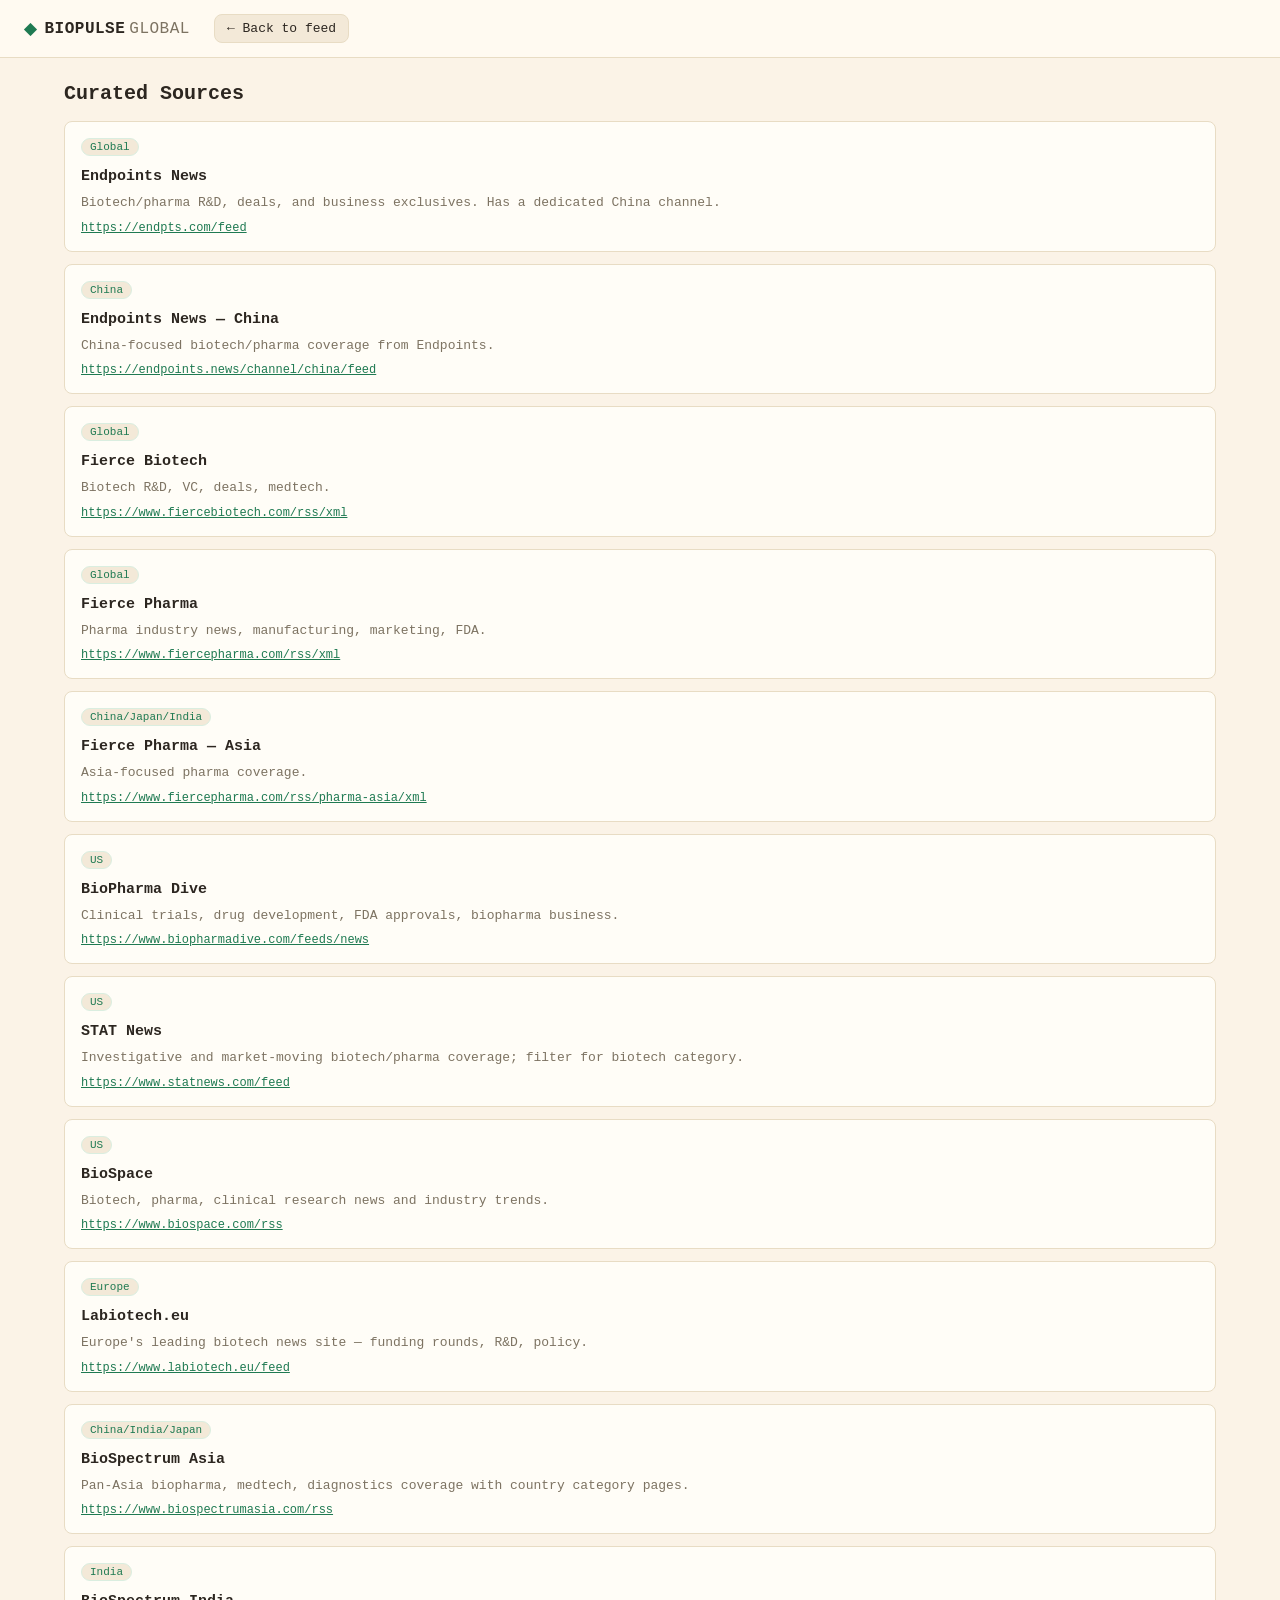
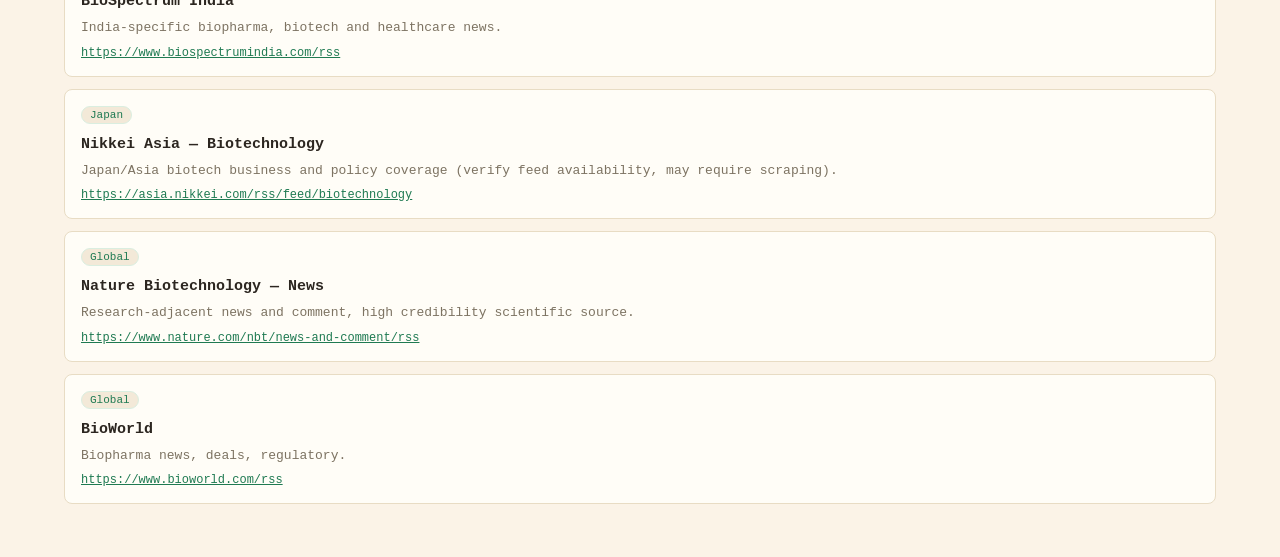
<file: sources.html>
<!DOCTYPE html>
<html lang="en">
<head>
<meta charset="UTF-8">
<meta name="viewport" content="width=device-width, initial-scale=1">
<title>Sources — BioPulse Global</title>
<link rel="stylesheet" href="styles.css">
</head>
<body>
<header class="topbar">
  <div class="brand">
    <span class="brand-mark">◆</span>
    <span class="brand-name">BIOPULSE<span class="brand-accent">GLOBAL</span></span>
  </div>
  <div class="topbar-actions">
    <a class="icon-btn" href="index.html" style="text-decoration:none;">← Back to feed</a>
  </div>
</header>
<main class="layout" style="grid-template-columns: 1fr;">
  <section class="feed-section">
    <div class="feed-header"><h1>Curated Sources</h1></div>
    <div class="feed-list" id="sourceList"><div class="loading">Loading…</div></div>
  </section>
</main>
<script>
fetch("sources.json").then(r => r.json()).then(sources => {
  document.getElementById("sourceList").innerHTML = sources.map(s => `
    <article class="news-card">
      <div class="card-tags"><span class="tag country">${s.region}</span></div>
      <h3 class="card-title">${s.name}</h3>
      <p class="card-summary">${s.notes}</p>
      <div class="card-bottom"><a href="${s.rss}" target="_blank" style="color:var(--accent);">${s.rss}</a></div>
    </article>
  `).join("");
});
</script>
</body>
</html>
</file>
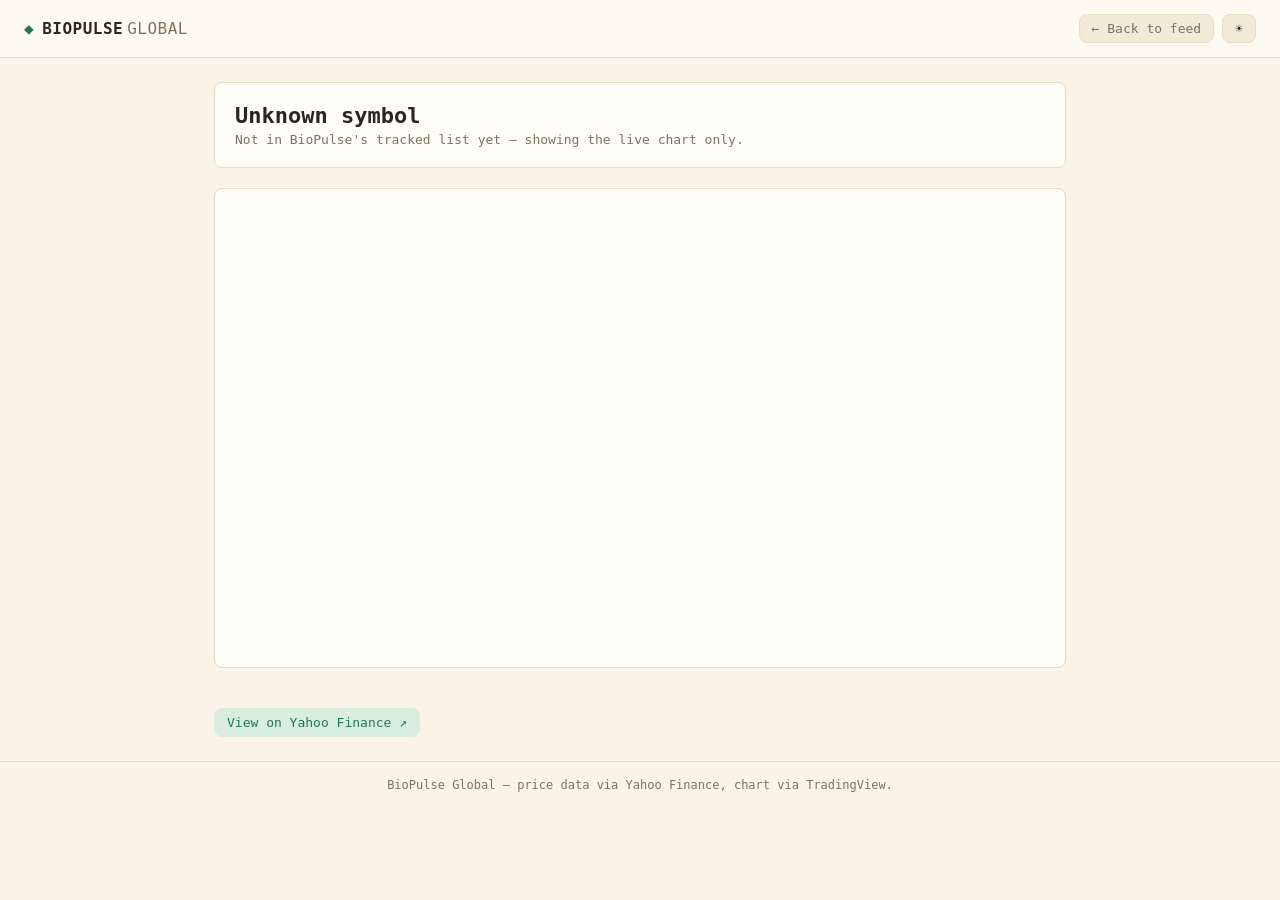
<file: stock.html>
<!DOCTYPE html>
<html lang="en">
<head>
<meta charset="UTF-8">
<meta name="viewport" content="width=device-width, initial-scale=1">
<title>Stock detail — BioPulse Global</title>
<link rel="stylesheet" href="styles.css">
</head>
<body>

<header class="topbar">
  <div class="brand">
    <a href="index.html" style="display:flex;align-items:center;gap:8px;text-decoration:none;color:inherit;">
      <span class="brand-mark">◆</span>
      <span class="brand-name">BIOPULSE<span class="brand-accent">GLOBAL</span></span>
    </a>
  </div>
  <div class="topbar-actions" style="margin-left:auto;">
    <a href="index.html" class="icon-btn back-link">← Back to feed</a>
    <button id="themeToggle" class="icon-btn" title="Toggle theme">☀️</button>
  </div>
</header>

<main class="stock-detail-layout">
  <div class="stock-header" id="stockHeader">Loading…</div>

  <div class="tradingview-widget-container" id="tvWidgetContainer">
    <div id="tvChart"></div>
  </div>

  <div class="stock-meta-grid" id="stockMeta"></div>

  <div class="external-links" id="externalLinks"></div>
</main>

<footer class="footer">
  <span>BioPulse Global — price data via Yahoo Finance, chart via TradingView.</span>
</footer>

<script src="stock.js"></script>
</body>
</html>
</file>
<file: styles.css>
:root {
  --bg: #fbf3e7;
  --bg-elevated: #fffaf1;
  --border: #e8dcc4;
  --text: #2c2620;
  --text-dim: #7d7362;
  --accent: #1f7a52;
  --accent-dim: #daeee0;
  --chip-bg: #f3e9d8;
  --card-bg: #fffdf7;
  --radius: 8px;
}

[data-theme="dark"] {
  --bg: #0b0e14;
  --bg-elevated: #10141d;
  --border: #1f2530;
  --text: #e6e9ef;
  --text-dim: #8890a0;
  --accent: #3ddc97;
  --accent-dim: #1f4d3c;
  --chip-bg: #161b26;
  --card-bg: #10141d;
}

* { box-sizing: border-box; }

body {
  margin: 0;
  font-family: "SF Mono", "Consolas", "Roboto Mono", monospace, -apple-system, sans-serif;
  background: var(--bg);
  color: var(--text);
  min-height: 100vh;
  transition: background .2s, color .2s;
}

.topbar {
  display: flex;
  align-items: center;
  gap: 24px;
  padding: 14px 24px;
  border-bottom: 1px solid var(--border);
  background: var(--bg-elevated);
  flex-wrap: wrap;
}

.brand {
  display: flex;
  align-items: center;
  gap: 8px;
  font-weight: 700;
  letter-spacing: 0.5px;
  white-space: nowrap;
}
.brand-mark { color: var(--accent); }
.brand-accent { color: var(--text-dim); font-weight: 400; margin-left: 4px; }

.country-tabs {
  display: flex;
  gap: 6px;
  flex-wrap: wrap;
  flex: 1;
}

.tab {
  background: none;
  border: 1px solid transparent;
  color: var(--text-dim);
  padding: 6px 12px;
  border-radius: var(--radius);
  cursor: pointer;
  font-family: inherit;
  font-size: 13px;
}
.tab:hover { background: var(--chip-bg); color: var(--text); }
.tab.active { background: var(--accent-dim); color: var(--accent); border-color: var(--accent-dim); }

.topbar-actions { display: flex; gap: 8px; }

.icon-btn {
  background: var(--chip-bg);
  border: 1px solid var(--border);
  color: var(--text);
  padding: 6px 12px;
  border-radius: var(--radius);
  cursor: pointer;
  font-family: inherit;
  font-size: 13px;
}
.icon-btn:hover { border-color: var(--accent); color: var(--accent); }
.icon-btn.active-filter { background: var(--accent-dim); color: var(--accent); border-color: var(--accent); }

.view-tabs {
  display: flex;
  gap: 4px;
  padding: 0 24px;
  border-bottom: 1px solid var(--border);
  background: var(--bg-elevated);
}
.view-tab {
  background: none;
  border: none;
  border-bottom: 2px solid transparent;
  color: var(--text-dim);
  padding: 10px 14px;
  cursor: pointer;
  font-family: inherit;
  font-size: 13px;
}
.view-tab:hover { color: var(--text); }
.view-tab.active { color: var(--accent); border-bottom-color: var(--accent); }

.layout {
  display: grid;
  grid-template-columns: 240px 1fr;
  gap: 24px;
  padding: 24px;
  max-width: 1200px;
  margin: 0 auto;
}

.add-ticker-form {
  display: flex;
  gap: 6px;
  margin-bottom: 10px;
}
.add-ticker-form input {
  flex: 1;
  min-width: 0;
  background: var(--chip-bg);
  border: 1px solid var(--border);
  color: var(--text);
  border-radius: var(--radius);
  padding: 6px 10px;
  font-family: inherit;
  font-size: 12px;
}
.add-ticker-form .icon-btn { padding: 6px 10px; font-size: 12px; }

.market-banner {
  background: var(--chip-bg);
  border: 1px solid var(--border);
  border-left: 3px solid #e0a800;
  border-radius: var(--radius);
  padding: 10px 14px;
  font-size: 12px;
  color: var(--text-dim);
  margin-bottom: 16px;
}
.market-banner code {
  background: var(--bg);
  padding: 1px 5px;
  border-radius: 4px;
}

.market-grid {
  display: grid;
  grid-template-columns: repeat(auto-fill, minmax(220px, 1fr));
  gap: 12px;
}

.market-card {
  background: var(--card-bg);
  border: 1px solid var(--border);
  border-radius: var(--radius);
  padding: 14px;
  display: flex;
  flex-direction: column;
  gap: 6px;
  text-align: left;
  font-family: inherit;
  cursor: pointer;
  transition: border-color .15s, transform .15s;
}
.market-card:hover {
  border-color: var(--accent);
  transform: translateY(-1px);
}
.market-card-top {
  display: flex;
  justify-content: space-between;
  align-items: baseline;
}
.market-symbol { font-weight: 700; font-size: 14px; }
.market-name { font-size: 12px; color: var(--text-dim); margin: 0 0 4px; }
.market-price { font-size: 20px; font-weight: 700; }
.market-price.unavailable { color: var(--text-dim); font-size: 14px; font-weight: 400; }
.market-change { font-size: 12px; }
.market-change.up { color: var(--accent); }
.market-change.down { color: #e05252; }
.market-meta { font-size: 11px; color: var(--text-dim); display: flex; justify-content: space-between; }

.sidebar-title {
  font-size: 12px;
  text-transform: uppercase;
  letter-spacing: 1px;
  color: var(--text-dim);
  margin-bottom: 10px;
}

.category-list { display: flex; flex-direction: column; gap: 6px; }

.chip {
  background: var(--chip-bg);
  border: 1px solid var(--border);
  color: var(--text-dim);
  padding: 8px 12px;
  border-radius: var(--radius);
  cursor: pointer;
  text-align: left;
  font-family: inherit;
  font-size: 13px;
}
.chip:hover { color: var(--text); }
.chip.active { background: var(--accent-dim); color: var(--accent); border-color: var(--accent-dim); }

.source-note {
  font-size: 12px;
  color: var(--text-dim);
  line-height: 1.5;
}
.source-note a { color: var(--accent); text-decoration: none; }

.feed-header {
  display: flex;
  justify-content: space-between;
  align-items: baseline;
  margin-bottom: 16px;
  flex-wrap: wrap;
  gap: 8px;
}
.feed-header h1 { font-size: 20px; margin: 0; }
.feed-meta { font-size: 12px; color: var(--text-dim); }

.feed-list { display: flex; flex-direction: column; gap: 12px; }

.news-card {
  background: var(--card-bg);
  border: 1px solid var(--border);
  border-radius: var(--radius);
  padding: 16px;
  display: flex;
  flex-direction: column;
  gap: 8px;
}

.card-top {
  display: flex;
  justify-content: space-between;
  align-items: flex-start;
  gap: 12px;
}

.card-tags { display: flex; gap: 6px; flex-wrap: wrap; margin-bottom: 4px; }
.tag {
  font-size: 11px;
  padding: 2px 8px;
  border-radius: 999px;
  background: var(--chip-bg);
  color: var(--text-dim);
  border: 1px solid var(--border);
}
.tag.country { color: var(--accent); border-color: var(--accent-dim); }

.card-title { font-size: 15px; font-weight: 600; margin: 0; }
.card-title a { color: var(--text); text-decoration: none; }
.card-title a:hover { color: var(--accent); }

.card-summary { font-size: 13px; color: var(--text-dim); line-height: 1.5; margin: 0; }

.card-bottom {
  display: flex;
  justify-content: space-between;
  align-items: center;
  font-size: 12px;
  color: var(--text-dim);
}

.pin-btn {
  background: none;
  border: none;
  cursor: pointer;
  font-size: 16px;
  color: var(--text-dim);
}
.pin-btn.pinned { color: #f5c518; }

.loading, .empty {
  color: var(--text-dim);
  padding: 40px 0;
  text-align: center;
}

.footer {
  padding: 16px 24px;
  border-top: 1px solid var(--border);
  color: var(--text-dim);
  font-size: 12px;
  text-align: center;
}

@media (max-width: 800px) {
  .layout { grid-template-columns: 1fr; }
}

/* Stock detail page */
.stock-detail-layout {
  max-width: 900px;
  margin: 0 auto;
  padding: 24px;
  display: flex;
  flex-direction: column;
  gap: 20px;
}

.back-link {
  color: var(--text-dim);
  text-decoration: none;
  font-size: 13px;
}
.back-link:hover { color: var(--accent); }

.stock-header {
  background: var(--card-bg);
  border: 1px solid var(--border);
  border-radius: var(--radius);
  padding: 20px;
  display: flex;
  flex-wrap: wrap;
  justify-content: space-between;
  align-items: center;
  gap: 16px;
}
.stock-header-left h1 {
  margin: 0 0 4px;
  font-size: 22px;
}
.stock-header-left .stock-symbol-name {
  font-size: 13px;
  color: var(--text-dim);
}
.stock-header-right {
  text-align: right;
}
.stock-price {
  font-size: 28px;
  font-weight: 700;
}
.stock-change { font-size: 14px; margin-top: 2px; }
.stock-change.up { color: var(--accent); }
.stock-change.down { color: #e05252; }
.stock-status { font-size: 11px; color: var(--text-dim); margin-top: 4px; }

.tradingview-widget-container {
  background: var(--card-bg);
  border: 1px solid var(--border);
  border-radius: var(--radius);
  overflow: hidden;
  min-height: 480px;
}

.stock-meta-grid {
  display: grid;
  grid-template-columns: repeat(auto-fill, minmax(160px, 1fr));
  gap: 12px;
}
.stock-meta-item {
  background: var(--card-bg);
  border: 1px solid var(--border);
  border-radius: var(--radius);
  padding: 12px 14px;
}
.stock-meta-item .label {
  font-size: 11px;
  text-transform: uppercase;
  letter-spacing: 0.5px;
  color: var(--text-dim);
  margin-bottom: 4px;
}
.stock-meta-item .value { font-size: 14px; font-weight: 600; }

.external-links {
  display: flex;
  gap: 10px;
  flex-wrap: wrap;
}
.external-links a {
  color: var(--accent);
  text-decoration: none;
  font-size: 13px;
  border: 1px solid var(--accent-dim);
  background: var(--accent-dim);
  padding: 6px 12px;
  border-radius: var(--radius);
}
.external-links a:hover { border-color: var(--accent); }
</file>
